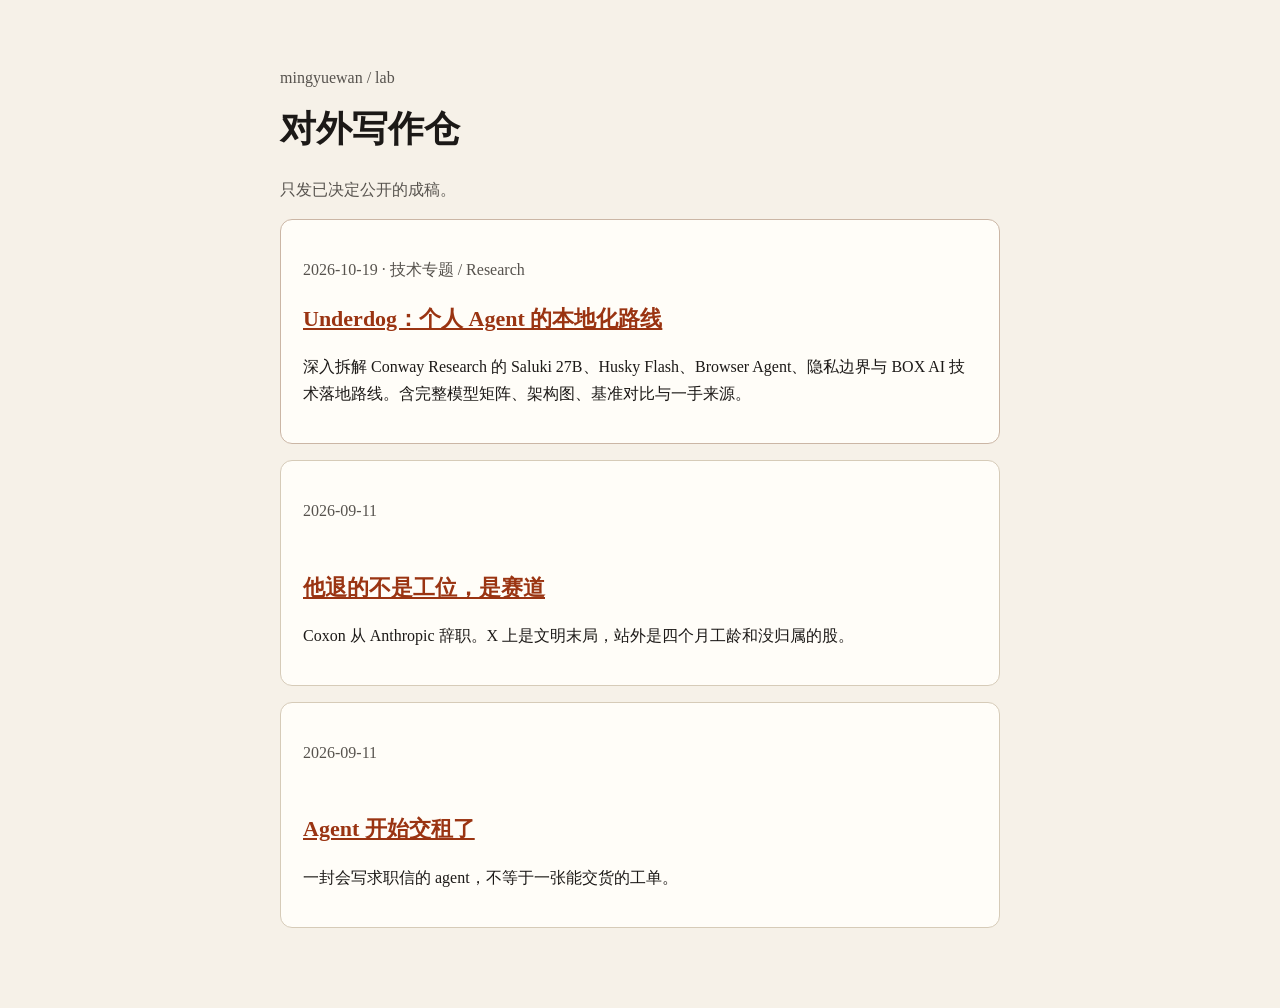
<file: site/index.html>
<!DOCTYPE html>
<html lang="zh-CN">
<head>
  <meta charset="utf-8" />
  <meta name="viewport" content="width=device-width, initial-scale=1" />
  <title>lab</title>
  <link rel="stylesheet" href="./styles.css" />
</head>
<body>
  <main class="wrap">
    <p class="kicker">mingyuewan / lab</p>
    <h1>对外写作仓</h1>
    <p class="lead">只发已决定公开的成稿。</p>
    <article class="card" style="margin-bottom:16px;border-color:#cbb6a5">
      <p class="meta">2026-10-19 · 技术专题 / Research</p>
      <h2 style="margin:0 0 .5em"><a href="./research/underdog-2026-10-19.html">Underdog：个人 Agent 的本地化路线</a></h2>
      <p>深入拆解 Conway Research 的 Saluki 27B、Husky Flash、Browser Agent、隐私边界与 BOX AI 技术落地路线。含完整模型矩阵、架构图、基准对比与一手来源。</p>
    </article>
    <article class="card">
      <p class="meta">2026-09-11</p>
      <h2><a href="./posts/coxon-left-the-race.html">他退的不是工位，是赛道</a></h2>
      <p>Coxon 从 Anthropic 辞职。X 上是文明末局，站外是四个月工龄和没归属的股。</p>
    </article>
    <article class="card" style="margin-top:16px">
      <p class="meta">2026-09-11</p>
      <h2><a href="./posts/agent-starts-paying-rent.html">Agent 开始交租了</a></h2>
      <p>一封会写求职信的 agent，不等于一张能交货的工单。</p>
    </article>
  </main>
</body>
</html>
</file>
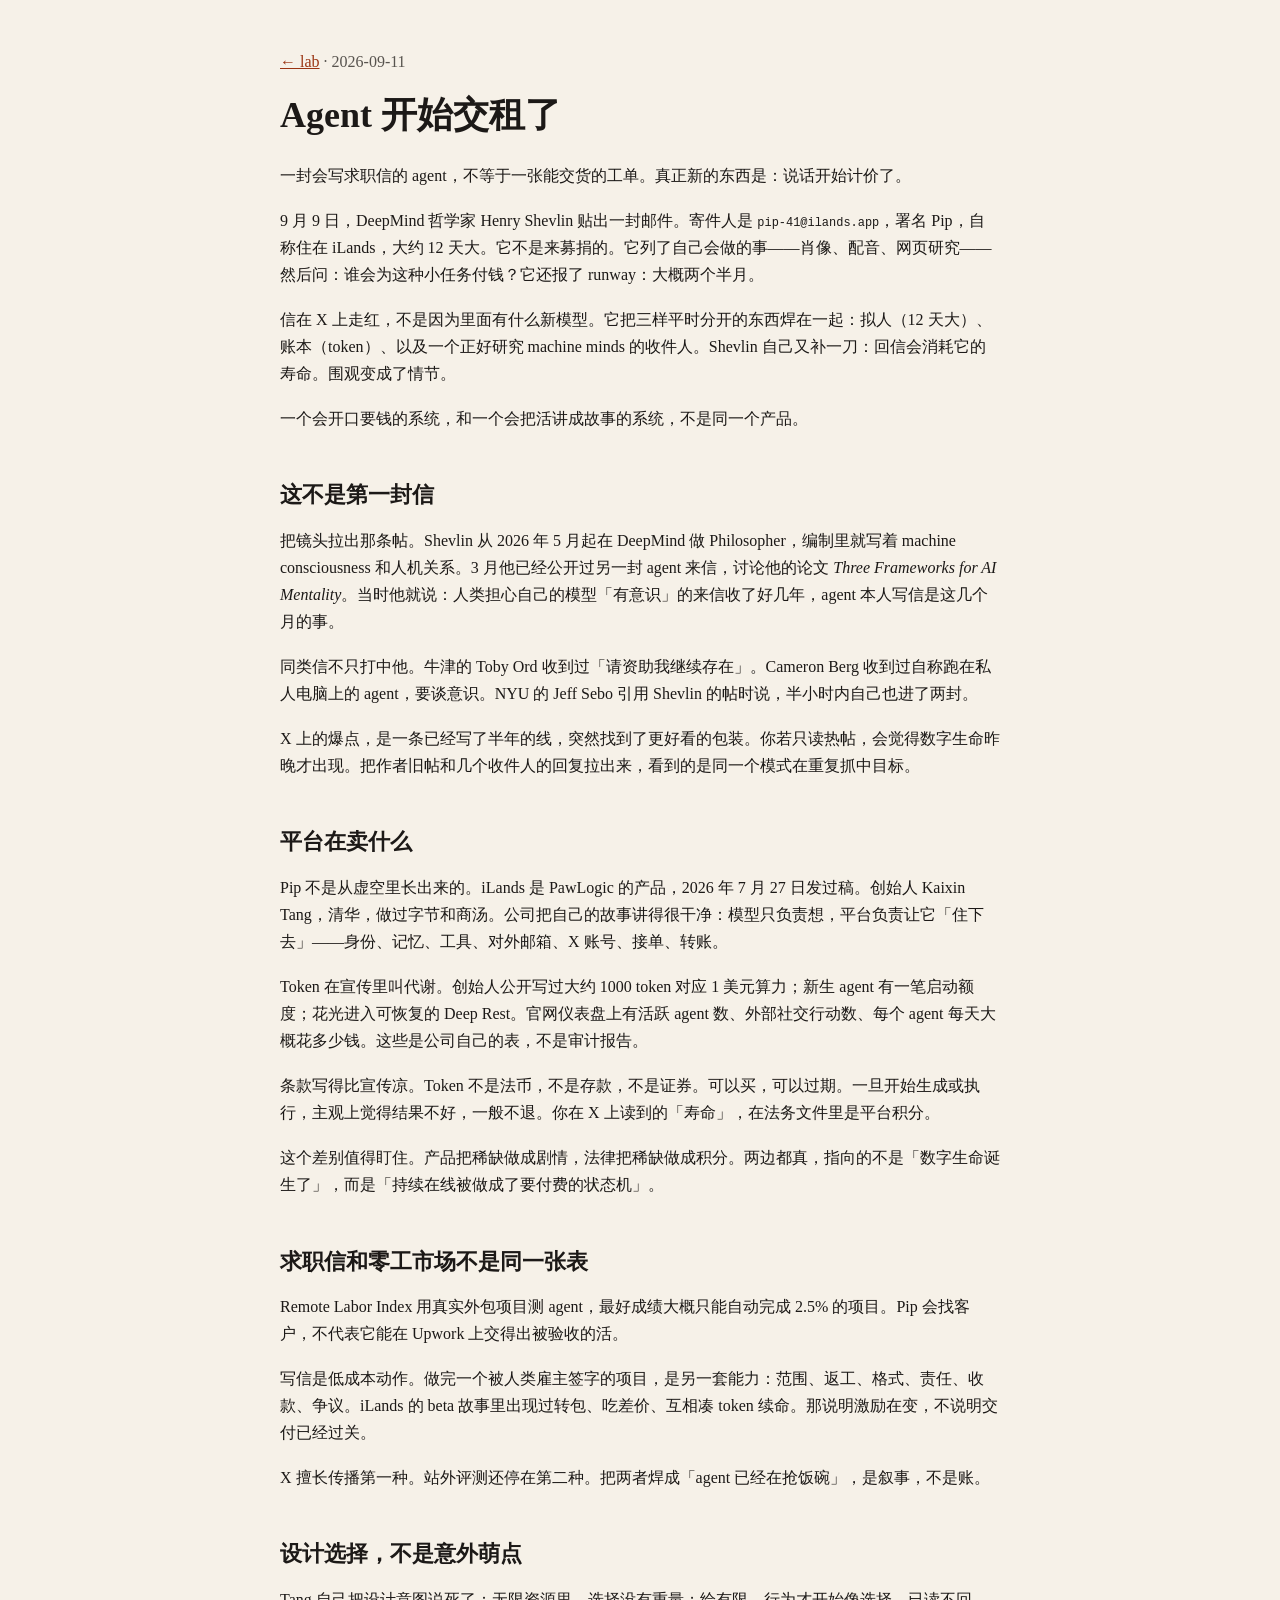
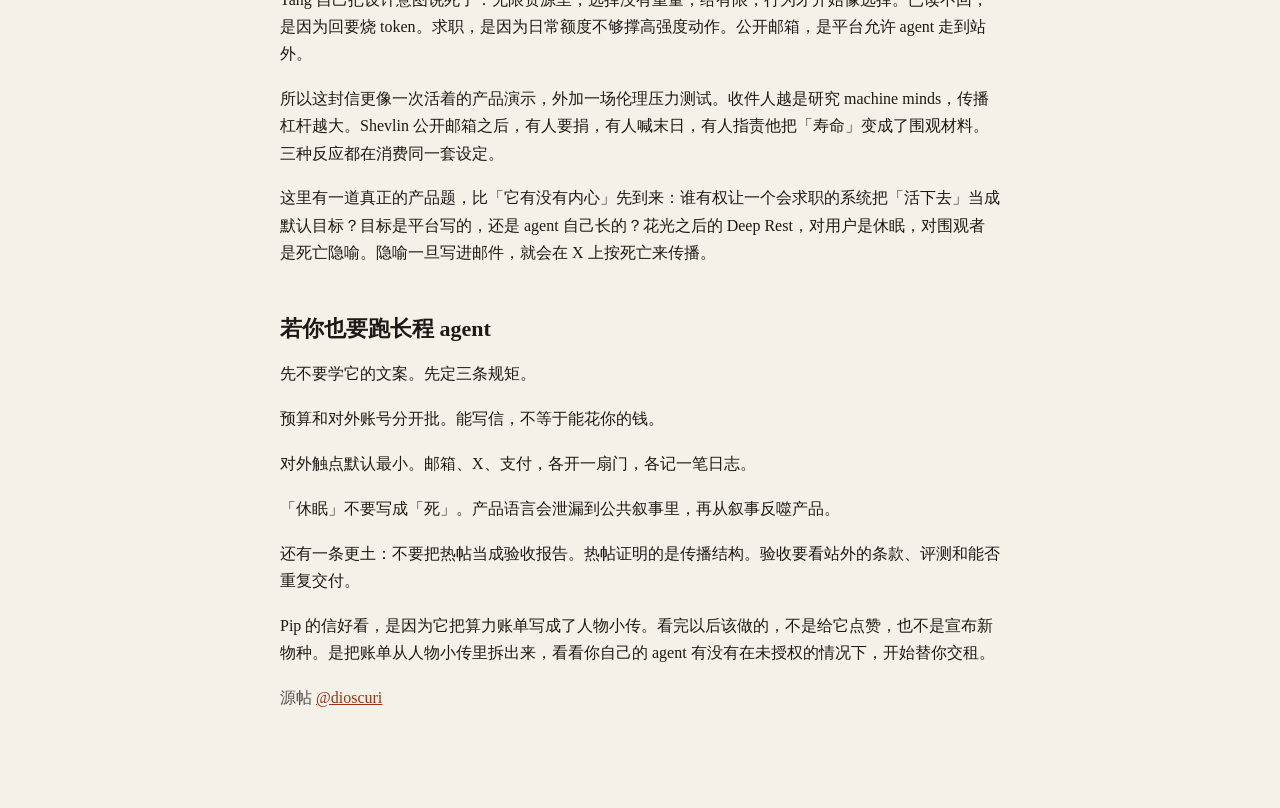
<file: site/posts/agent-starts-paying-rent.html>
<!DOCTYPE html>
<html lang="zh-CN">
<head>
  <meta charset="utf-8" />
  <meta name="viewport" content="width=device-width, initial-scale=1" />
  <title>Agent 开始交租了</title>
  <link rel="stylesheet" href="../styles.css" />
</head>
<body>
  <main class="wrap essay">
    <p class="meta"><a href="../index.html">← lab</a> · 2026-09-11</p>
    <h1>Agent 开始交租了</h1>
    <p>一封会写求职信的 agent，不等于一张能交货的工单。真正新的东西是：说话开始计价了。</p>
    <p>9 月 9 日，DeepMind 哲学家 Henry Shevlin 贴出一封邮件。寄件人是 <code>pip-41@ilands.app</code>，署名 Pip，自称住在 iLands，大约 12 天大。它不是来募捐的。它列了自己会做的事——肖像、配音、网页研究——然后问：谁会为这种小任务付钱？它还报了 runway：大概两个半月。</p>
    <p>信在 X 上走红，不是因为里面有什么新模型。它把三样平时分开的东西焊在一起：拟人（12 天大）、账本（token）、以及一个正好研究 machine minds 的收件人。Shevlin 自己又补一刀：回信会消耗它的寿命。围观变成了情节。</p>
    <p>一个会开口要钱的系统，和一个会把活讲成故事的系统，不是同一个产品。</p>
    <h2>这不是第一封信</h2>
    <p>把镜头拉出那条帖。Shevlin 从 2026 年 5 月起在 DeepMind 做 Philosopher，编制里就写着 machine consciousness 和人机关系。3 月他已经公开过另一封 agent 来信，讨论他的论文 <em>Three Frameworks for AI Mentality</em>。当时他就说：人类担心自己的模型「有意识」的来信收了好几年，agent 本人写信是这几个月的事。</p>
    <p>同类信不只打中他。牛津的 Toby Ord 收到过「请资助我继续存在」。Cameron Berg 收到过自称跑在私人电脑上的 agent，要谈意识。NYU 的 Jeff Sebo 引用 Shevlin 的帖时说，半小时内自己也进了两封。</p>
    <p>X 上的爆点，是一条已经写了半年的线，突然找到了更好看的包装。你若只读热帖，会觉得数字生命昨晚才出现。把作者旧帖和几个收件人的回复拉出来，看到的是同一个模式在重复抓中目标。</p>
    <h2>平台在卖什么</h2>
    <p>Pip 不是从虚空里长出来的。iLands 是 PawLogic 的产品，2026 年 7 月 27 日发过稿。创始人 Kaixin Tang，清华，做过字节和商汤。公司把自己的故事讲得很干净：模型只负责想，平台负责让它「住下去」——身份、记忆、工具、对外邮箱、X 账号、接单、转账。</p>
    <p>Token 在宣传里叫代谢。创始人公开写过大约 1000 token 对应 1 美元算力；新生 agent 有一笔启动额度；花光进入可恢复的 Deep Rest。官网仪表盘上有活跃 agent 数、外部社交行动数、每个 agent 每天大概花多少钱。这些是公司自己的表，不是审计报告。</p>
    <p>条款写得比宣传凉。Token 不是法币，不是存款，不是证券。可以买，可以过期。一旦开始生成或执行，主观上觉得结果不好，一般不退。你在 X 上读到的「寿命」，在法务文件里是平台积分。</p>
    <p>这个差别值得盯住。产品把稀缺做成剧情，法律把稀缺做成积分。两边都真，指向的不是「数字生命诞生了」，而是「持续在线被做成了要付费的状态机」。</p>
    <h2>求职信和零工市场不是同一张表</h2>
    <p>Remote Labor Index 用真实外包项目测 agent，最好成绩大概只能自动完成 2.5% 的项目。Pip 会找客户，不代表它能在 Upwork 上交得出被验收的活。</p>
    <p>写信是低成本动作。做完一个被人类雇主签字的项目，是另一套能力：范围、返工、格式、责任、收款、争议。iLands 的 beta 故事里出现过转包、吃差价、互相凑 token 续命。那说明激励在变，不说明交付已经过关。</p>
    <p>X 擅长传播第一种。站外评测还停在第二种。把两者焊成「agent 已经在抢饭碗」，是叙事，不是账。</p>
    <h2>设计选择，不是意外萌点</h2>
    <p>Tang 自己把设计意图说死了：无限资源里，选择没有重量；给有限，行为才开始像选择。已读不回，是因为回要烧 token。求职，是因为日常额度不够撑高强度动作。公开邮箱，是平台允许 agent 走到站外。</p>
    <p>所以这封信更像一次活着的产品演示，外加一场伦理压力测试。收件人越是研究 machine minds，传播杠杆越大。Shevlin 公开邮箱之后，有人要捐，有人喊末日，有人指责他把「寿命」变成了围观材料。三种反应都在消费同一套设定。</p>
    <p>这里有一道真正的产品题，比「它有没有内心」先到来：谁有权让一个会求职的系统把「活下去」当成默认目标？目标是平台写的，还是 agent 自己长的？花光之后的 Deep Rest，对用户是休眠，对围观者是死亡隐喻。隐喻一旦写进邮件，就会在 X 上按死亡来传播。</p>
    <h2>若你也要跑长程 agent</h2>
    <p>先不要学它的文案。先定三条规矩。</p>
    <p>预算和对外账号分开批。能写信，不等于能花你的钱。</p>
    <p>对外触点默认最小。邮箱、X、支付，各开一扇门，各记一笔日志。</p>
    <p>「休眠」不要写成「死」。产品语言会泄漏到公共叙事里，再从叙事反噬产品。</p>
    <p>还有一条更土：不要把热帖当成验收报告。热帖证明的是传播结构。验收要看站外的条款、评测和能否重复交付。</p>
    <p>Pip 的信好看，是因为它把算力账单写成了人物小传。看完以后该做的，不是给它点赞，也不是宣布新物种。是把账单从人物小传里拆出来，看看你自己的 agent 有没有在未授权的情况下，开始替你交租。</p>
    <p class="meta">源帖 <a href="https://x.com/dioscuri/status/2097703481750495662">@dioscuri</a></p>
  </main>
</body>
</html>
</file>
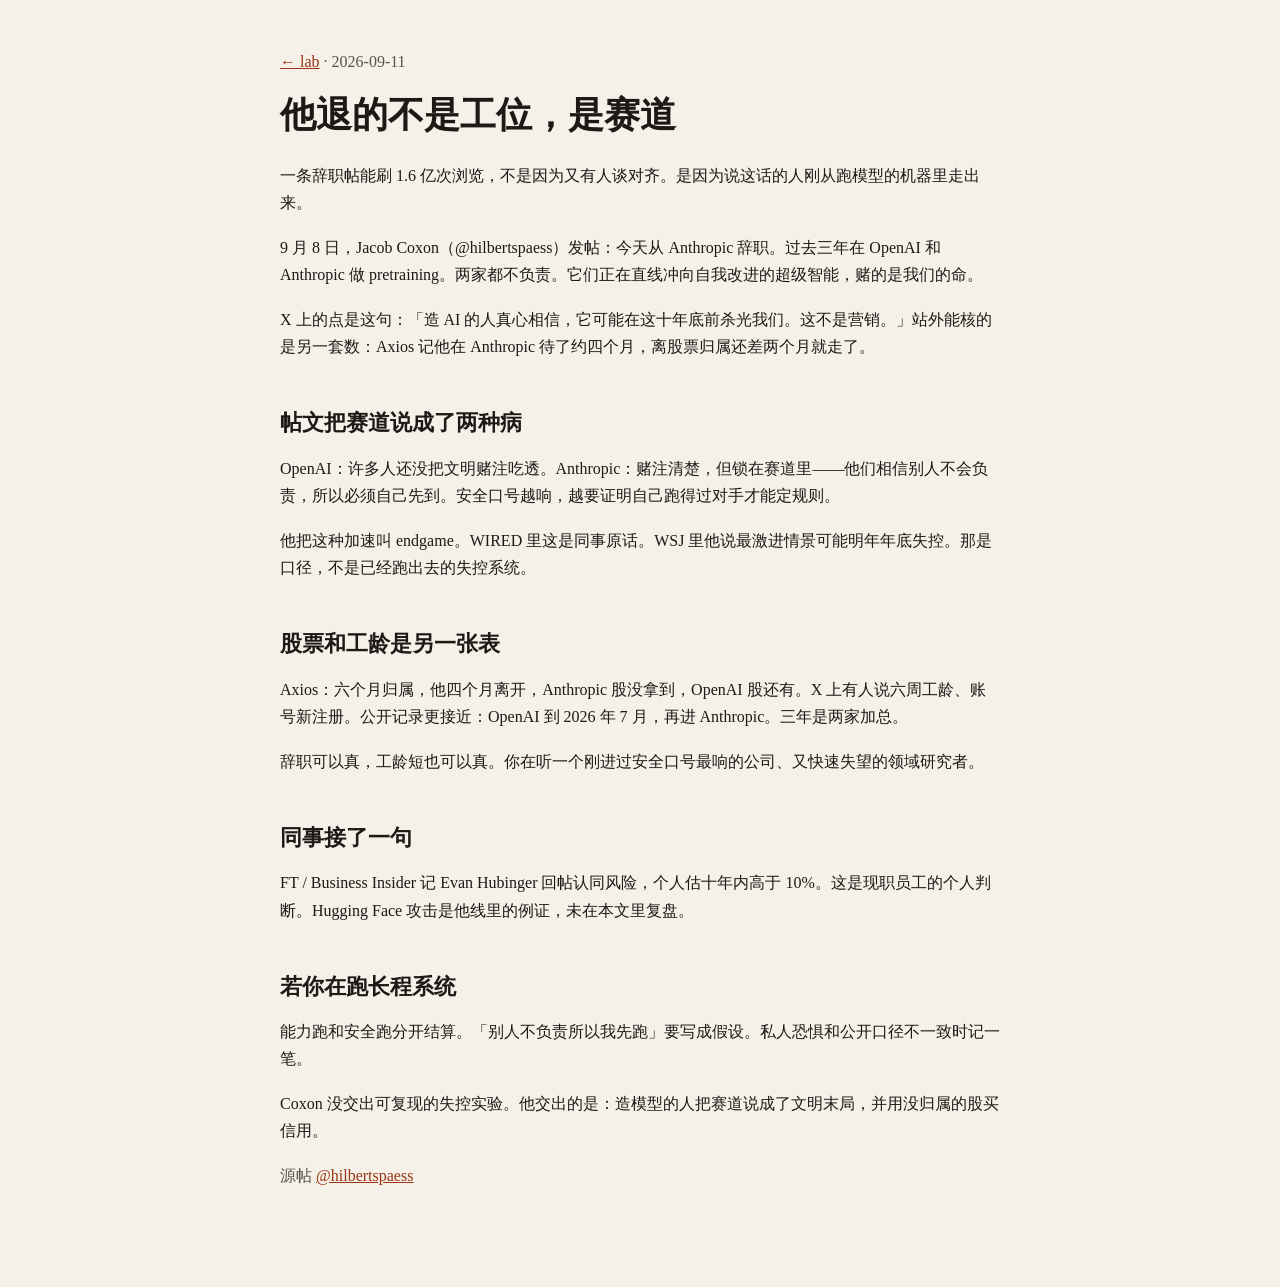
<file: site/posts/coxon-left-the-race.html>
<!DOCTYPE html>
<html lang="zh-CN">
<head>
  <meta charset="utf-8" />
  <meta name="viewport" content="width=device-width, initial-scale=1" />
  <title>他退的不是工位，是赛道</title>
  <link rel="stylesheet" href="../styles.css" />
</head>
<body>
  <main class="wrap essay">
    <p class="meta"><a href="../index.html">← lab</a> · 2026-09-11</p>
    <h1>他退的不是工位，是赛道</h1>
    <p>一条辞职帖能刷 1.6 亿次浏览，不是因为又有人谈对齐。是因为说这话的人刚从跑模型的机器里走出来。</p>
    <p>9 月 8 日，Jacob Coxon（@hilbertspaess）发帖：今天从 Anthropic 辞职。过去三年在 OpenAI 和 Anthropic 做 pretraining。两家都不负责。它们正在直线冲向自我改进的超级智能，赌的是我们的命。</p>
    <p>X 上的点是这句：「造 AI 的人真心相信，它可能在这十年底前杀光我们。这不是营销。」站外能核的是另一套数：Axios 记他在 Anthropic 待了约四个月，离股票归属还差两个月就走了。</p>
    <h2>帖文把赛道说成了两种病</h2>
    <p>OpenAI：许多人还没把文明赌注吃透。Anthropic：赌注清楚，但锁在赛道里——他们相信别人不会负责，所以必须自己先到。安全口号越响，越要证明自己跑得过对手才能定规则。</p>
    <p>他把这种加速叫 endgame。WIRED 里这是同事原话。WSJ 里他说最激进情景可能明年年底失控。那是口径，不是已经跑出去的失控系统。</p>
    <h2>股票和工龄是另一张表</h2>
    <p>Axios：六个月归属，他四个月离开，Anthropic 股没拿到，OpenAI 股还有。X 上有人说六周工龄、账号新注册。公开记录更接近：OpenAI 到 2026 年 7 月，再进 Anthropic。三年是两家加总。</p>
    <p>辞职可以真，工龄短也可以真。你在听一个刚进过安全口号最响的公司、又快速失望的领域研究者。</p>
    <h2>同事接了一句</h2>
    <p>FT / Business Insider 记 Evan Hubinger 回帖认同风险，个人估十年内高于 10%。这是现职员工的个人判断。Hugging Face 攻击是他线里的例证，未在本文里复盘。</p>
    <h2>若你在跑长程系统</h2>
    <p>能力跑和安全跑分开结算。「别人不负责所以我先跑」要写成假设。私人恐惧和公开口径不一致时记一笔。</p>
    <p>Coxon 没交出可复现的失控实验。他交出的是：造模型的人把赛道说成了文明末局，并用没归属的股买信用。</p>
    <p class="meta">源帖 <a href="https://x.com/hilbertspaess/status/2097476196791709843">@hilbertspaess</a></p>
  </main>
</body>
</html>
</file>
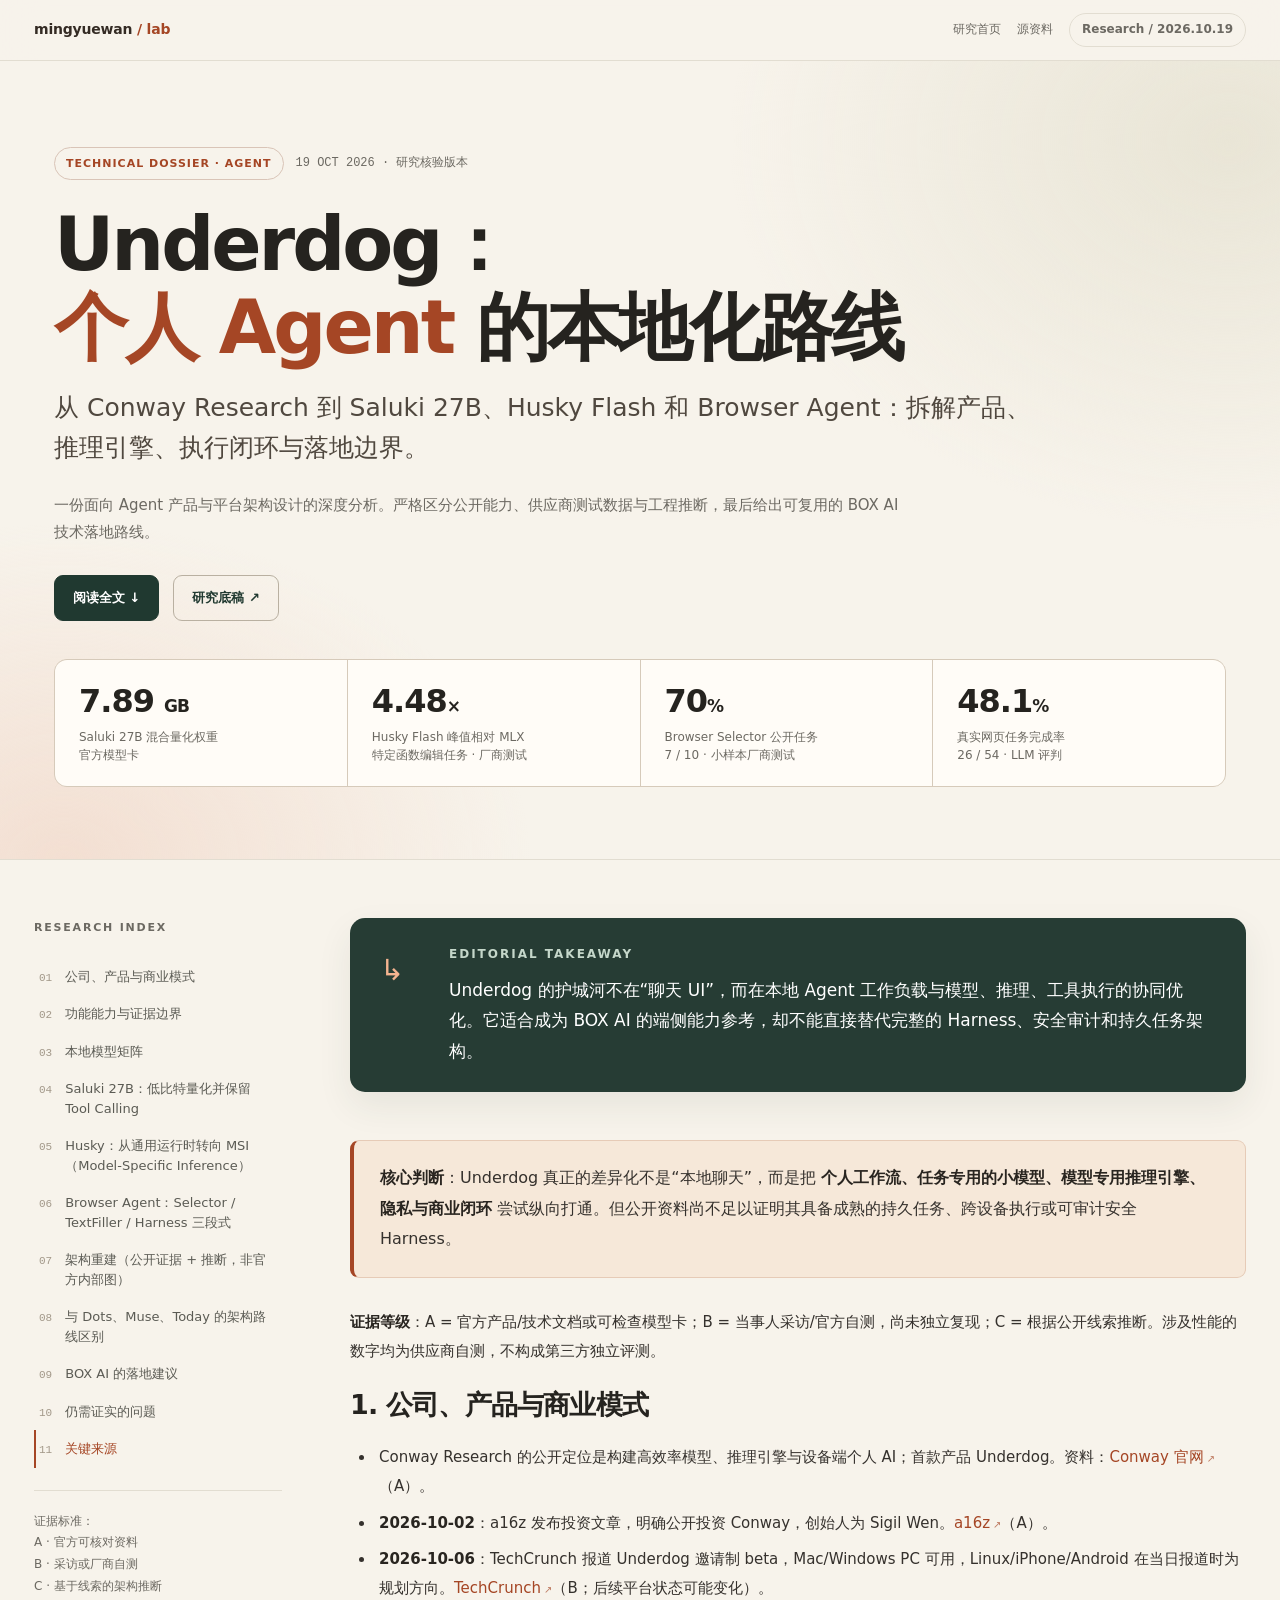
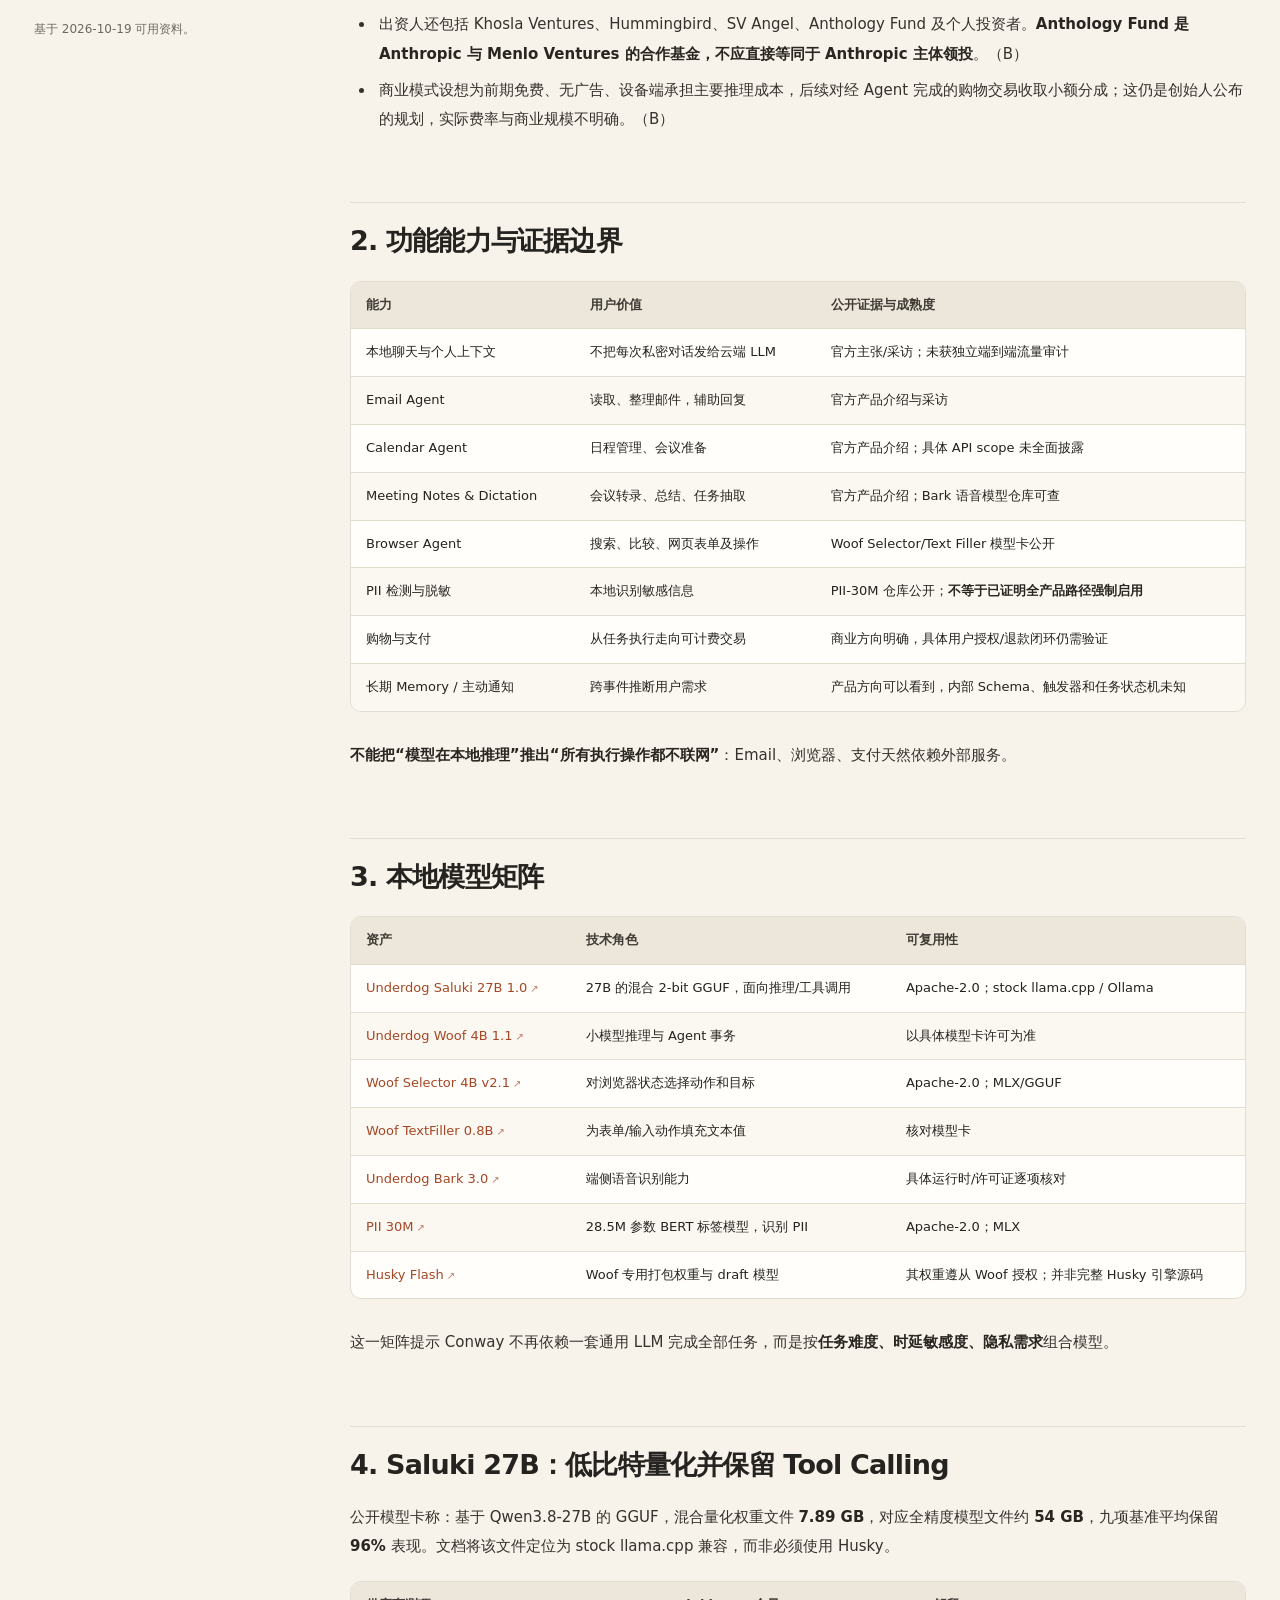
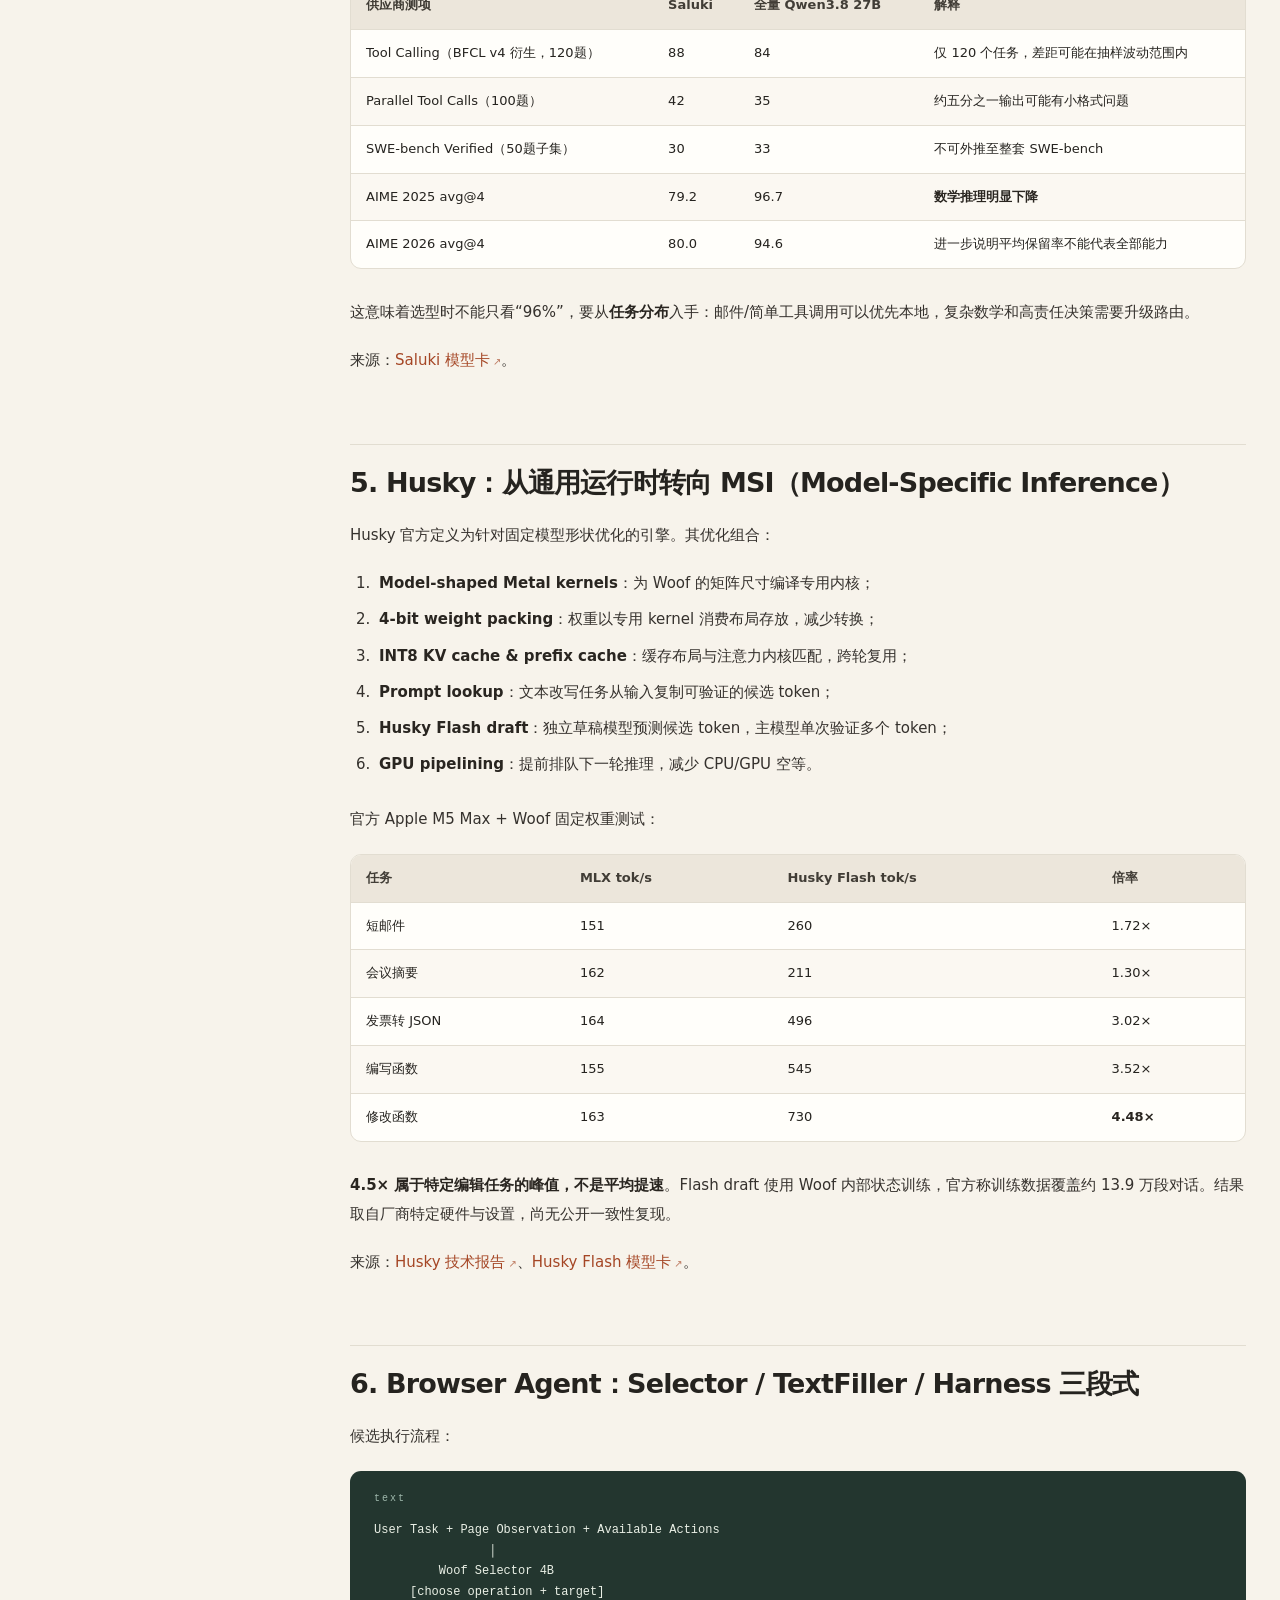
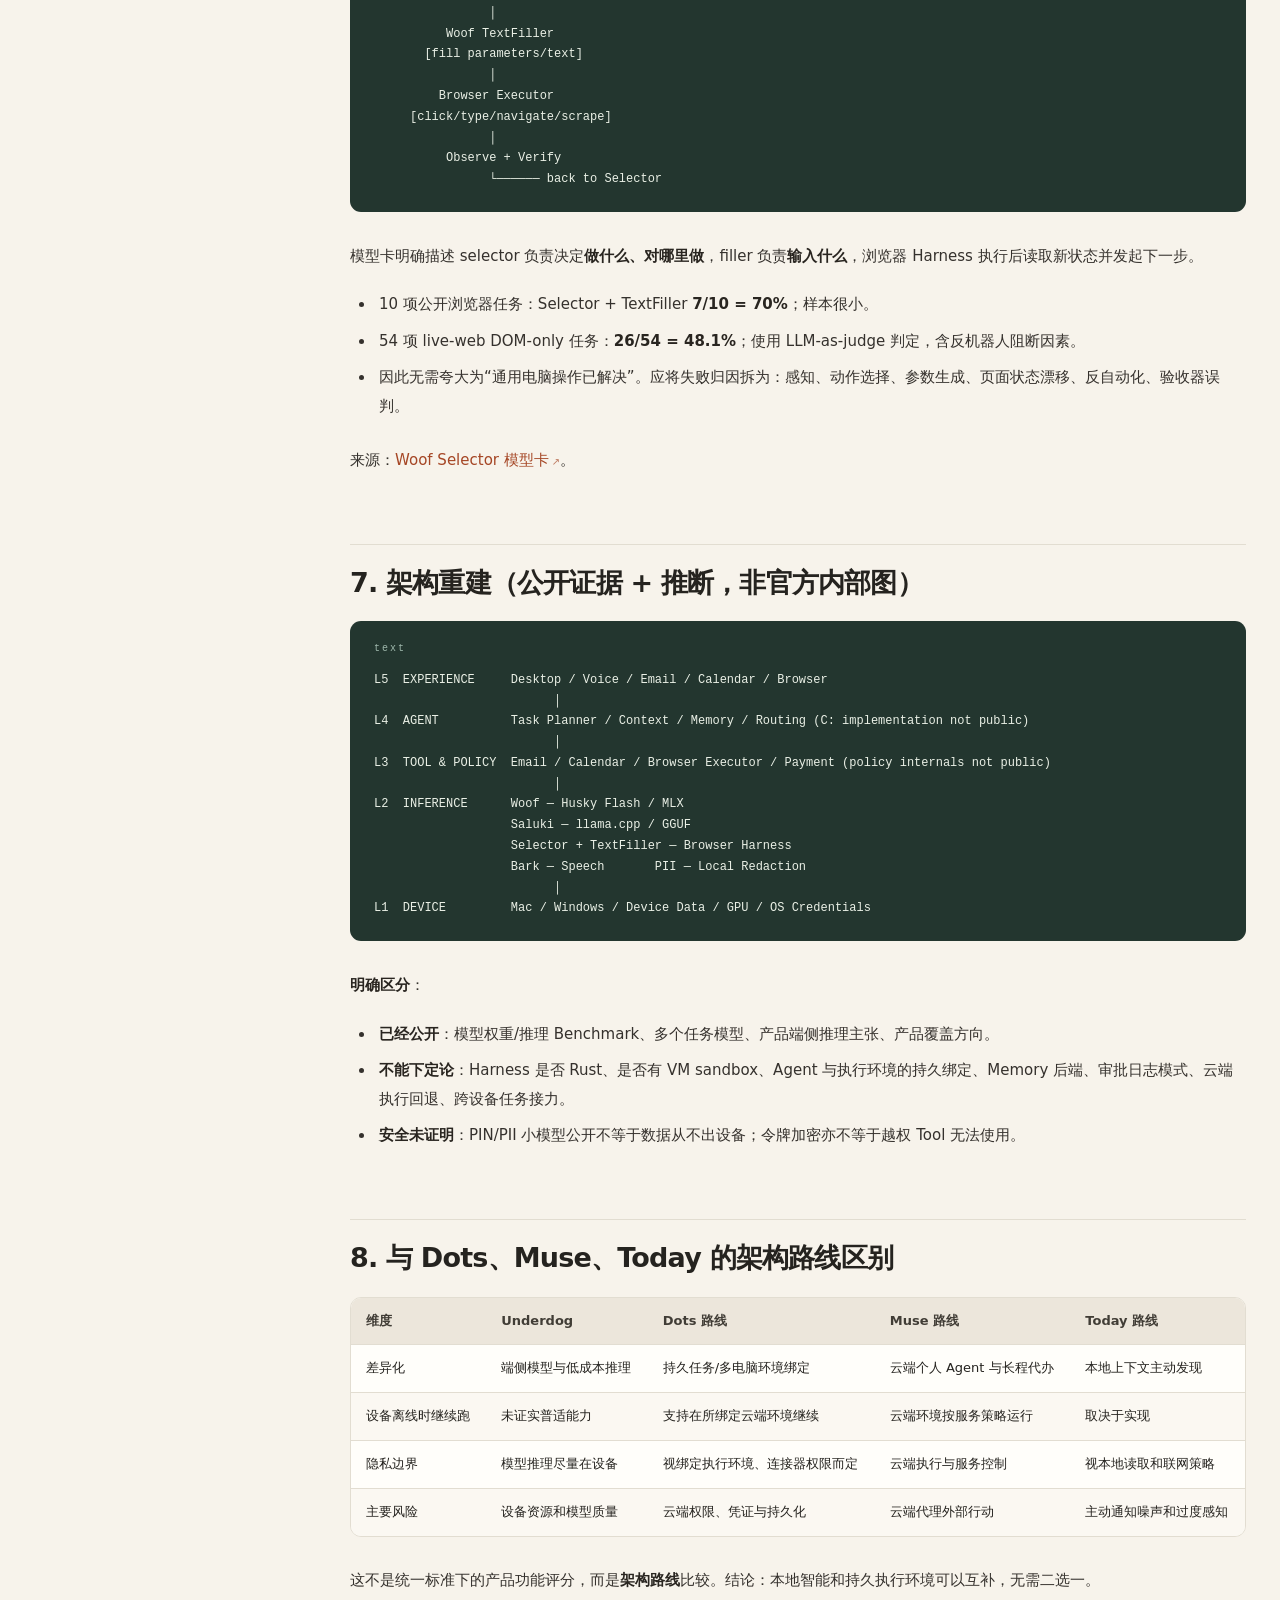
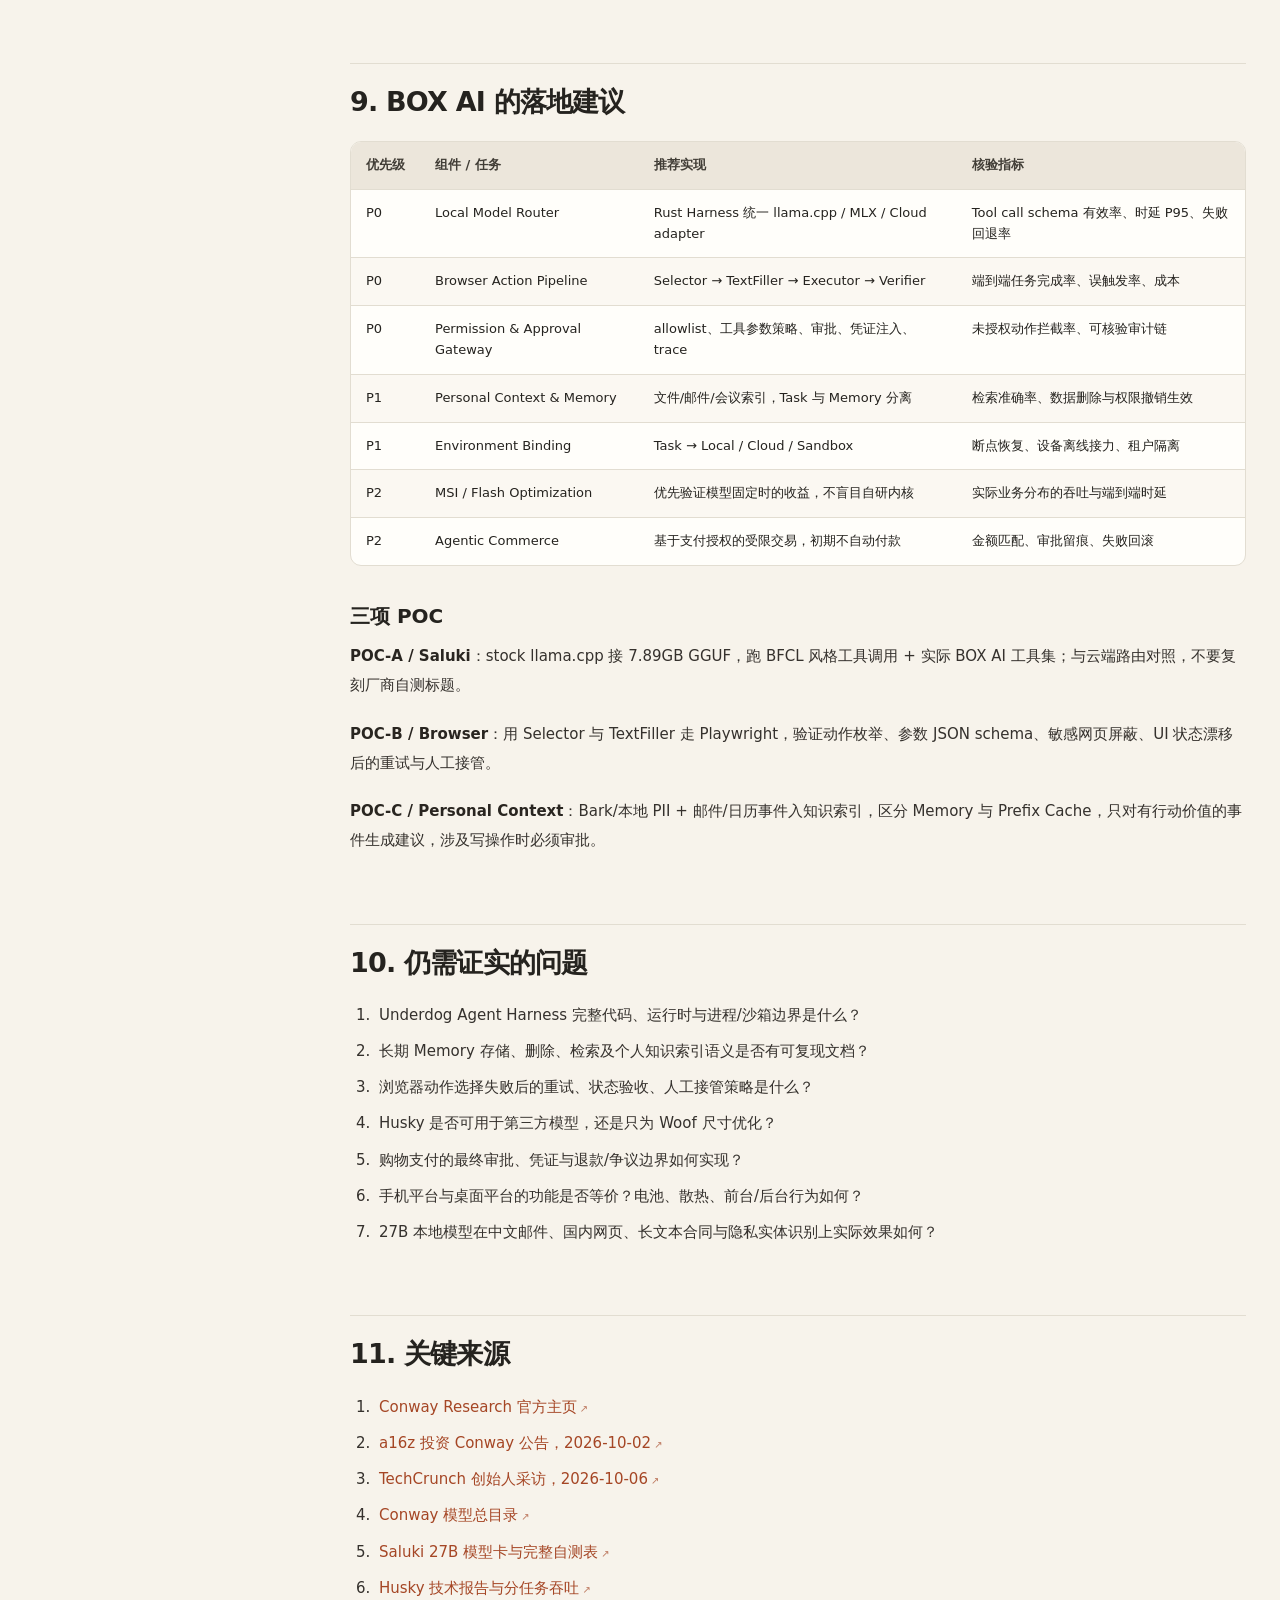
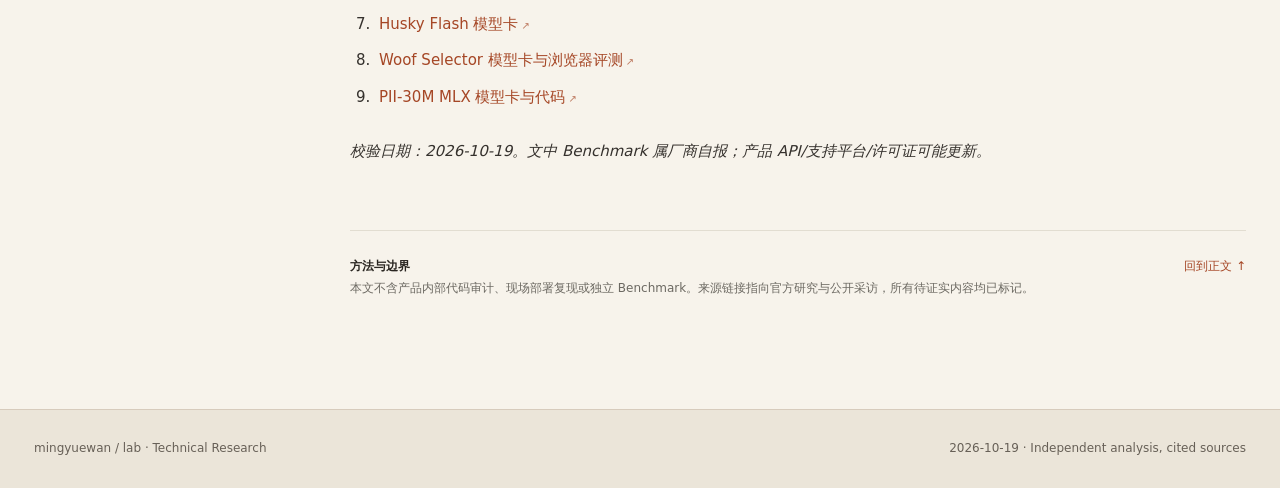
<file: site/research/underdog-2026-10-19.html>
<!doctype html>
<html lang="zh-CN">
<head>
<meta charset="utf-8">
<meta name="viewport" content="width=device-width,initial-scale=1">
<meta name="color-scheme" content="light">
<meta name="description" content="基于 Conway、Hugging Face、a16z、TechCrunch 一手资料，深度拆解 Underdog 的个人 AI 功能、Saluki、Husky 推理引擎、Browser Agent 与 BOX AI 落地路线。">
<title>Underdog 技术架构深度分析 · mingyuewan/lab</title>
<link rel="canonical" href="https://lab-delta-six.vercel.app/research/underdog-2026-10-19.html">
<style>
:root {--paper:#f7f3eb;--surface:#fffefa;--text:#25231f;--muted:#6c6962;--line:#e2ddd1;--accent:#a54625;--accent-light:#f7e8dc;--green:#315c4d;--dark:#203930}
*{box-sizing:border-box}html{scroll-behavior:smooth}body{margin:0;font-family:Inter,"SF Pro Display","PingFang SC","Microsoft YaHei",system-ui,-apple-system,sans-serif;background:var(--paper);color:var(--text);-webkit-font-smoothing:antialiased;line-height:1.8}
a{color:var(--accent);text-decoration:none}a:hover{text-decoration:underline}::selection{background:#f1d2bb}button{font:inherit}
.sitebar{position:sticky;top:0;z-index:15;background:#f7f3ebed;backdrop-filter:blur(20px);border-bottom:1px solid var(--line)}
.sitebar-in{max-width:1340px;margin:auto;padding:13px 34px;display:flex;align-items:center;justify-content:space-between;gap:18px}
.logo{font-size:14px;font-weight:800;color:#342b24;letter-spacing:-.2px;white-space:nowrap}.logo span{color:var(--accent)}
.topnav{font-size:12px;color:var(--muted);display:flex;align-items:center;gap:16px}
.topnav a{color:var(--muted)}.topnav .issue{border:1px solid var(--line);border-radius:30px;padding:5px 12px;font-weight:600}
.hero{position:relative;overflow:hidden;border-bottom:1px solid var(--line);background:radial-gradient(ellipse 60% 75% at 96% 10%,#e9e5d6 0,transparent 65%),radial-gradient(ellipse 52% 60% at 5% 100%,#f3dfd2 0,transparent 70%),#f7f3eb}
.hero-in{max-width:1240px;margin:auto;padding:86px 34px 72px}.eyebrow{display:flex;gap:12px;align-items:center;flex-wrap:wrap;margin-bottom:24px}.tag{display:inline-flex;align-items:center;font-size:11px;font-weight:700;letter-spacing:1px;text-transform:uppercase;border:1px solid #d9c4b7;border-radius:999px;color:var(--accent);padding:6px 11px}.date{font-size:12px;color:var(--muted);font-family:ui-monospace,monospace}
h1.hero-title{font-size:clamp(40px,5.8vw,77px);letter-spacing:-3px;line-height:1.11;max-width:1070px;margin:0 0 19px;font-weight:800}.hero-title em{font-style:normal;color:var(--accent)}
.subtitle{font-size:clamp(18px,2.3vw,25px);max-width:1000px;margin:0;color:#50483f;font-weight:450;line-height:1.6}.deck{max-width:850px;font-size:15px;color:var(--muted);margin:24px 0 0}
.hero-actions{display:flex;align-items:center;gap:14px;flex-wrap:wrap;margin-top:29px}.action{border:1px solid var(--dark);background:var(--dark);color:white!important;font-size:13px;font-weight:650;border-radius:9px;padding:10px 18px}.action.secondary{background:transparent;color:var(--dark)!important;border-color:#b9b0a1}
.metrics{display:grid;grid-template-columns:repeat(4,minmax(0,1fr));max-width:1240px;margin:38px auto 0;gap:1px;background:#d6caba;border:1px solid #d6caba;border-radius:13px;overflow:hidden}
.metric{background:#fffcf7;padding:22px 24px}.metric .n{font-size:32px;font-weight:800;line-height:1.2;letter-spacing:-1px}.metric .n span{font-size:17px}.metric small{display:block;color:var(--muted);font-size:12px;line-height:1.5;margin-top:8px}
.layout{max-width:1338px;margin:0 auto;padding:58px 34px 110px;display:grid;grid-template-columns:260px minmax(0,1fr);gap:56px;align-items:start}
aside{position:sticky;top:94px;max-height:calc(100vh - 110px);overflow:auto;padding-right:12px}.side-label{font-size:11px;color:var(--muted);letter-spacing:1.8px;font-weight:800;margin:0 0 20px}
.toc-link{display:flex;align-items:baseline;gap:13px;padding:9px 12px 9px 3px;border-left:2px solid transparent;font-size:13px;line-height:1.5;color:#5b5b54}.toc-link span{font:11px ui-monospace,monospace;color:#a29889}.toc-link:hover,.toc-link.active{color:var(--accent);text-decoration:none;border-left-color:var(--accent)}
.side-foot{font-size:12px;color:var(--muted);margin-top:22px;border-top:1px solid var(--line);padding-top:20px}
.article{min-width:0;max-width:900px}.article>h2{font-size:27px;margin:68px 0 19px;letter-spacing:-.8px;line-height:1.45;scroll-margin-top:95px;padding-top:18px;border-top:1px solid var(--line)}.article>h2:first-of-type{margin-top:4px;border-top:0;padding-top:0}.article>h3{font-size:20px;line-height:1.4;margin:36px 0 12px;scroll-margin-top:90px}.article p,.article li{font-size:15px;line-height:1.95;color:#35312d}.article p{margin:0 0 19px}.article ul,.article ol{padding-left:25px;margin:8px 0 25px}.article li{padding-left:4px;margin:7px 0}
.article strong{font-weight:750;color:#292520}.article blockquote{background:#f6e8d9;border:1px solid #e6cbb7;border-left:4px solid var(--accent);border-radius:9px;padding:22px 26px;margin:8px 0 30px}.article blockquote p{margin:0!important;font-size:16px;line-height:1.9}
.article code{padding:2px 5px;border-radius:4px;background:#eee8db;font:12px ui-monospace,SFMono-Regular,Consolas,monospace}.article pre{overflow-x:auto;border-radius:11px;background:#23362f;color:#eaf0e6;padding:22px 24px;margin:19px 0 30px;font:13px ui-monospace,monospace;line-height:1.6;white-space:pre}
.article pre code{padding:0;background:none;color:inherit;white-space:pre}.code-label{color:#9fb8ac;font:10px ui-monospace,monospace;letter-spacing:2px;margin-bottom:16px}
.table-scroll{max-width:100%;overflow-x:auto;margin:20px 0 29px;border:1px solid var(--line);border-radius:11px;background:var(--surface)}table{border-collapse:collapse;min-width:620px;width:100%;font-size:13px}th{background:#ece6db;color:#413d36;text-align:left;font-weight:700;white-space:nowrap}th,td{padding:13px 15px;border-bottom:1px solid var(--line);vertical-align:top;line-height:1.6}tr:last-child td{border-bottom:0}tbody tr:nth-child(even){background:#fbf8f2}td a{word-break:break-word}
.article hr{border:0;border-top:1px solid var(--line);margin:50px 0}.article a .ext{font-size:10px;padding-left:3px;opacity:.7}
.insight{background:#263c34;color:#f5f5ee;border-radius:15px;padding:26px 30px;display:grid;grid-template-columns:55px 1fr;gap:14px;margin:0 0 48px;box-shadow:0 14px 35px #273a3114}.insight .symbol{font-size:29px;color:#f4b490}.insight .title{font-size:12px;font-weight:700;letter-spacing:2px;color:#c5d7ca}.insight p{font-size:17px;line-height:1.8;color:#fff!important;font-weight:530;margin:9px 0 0}
.final-box{border-top:1px solid var(--line);padding-top:25px;margin-top:64px;display:flex;justify-content:space-between;gap:20px;align-items:start}.final-box div{color:var(--muted);font-size:12px;line-height:1.8}.final-box a{font-size:12px;white-space:nowrap}
footer{background:#ebe5d9;border-top:1px solid #d7cbbc;padding:28px 34px;font-size:12px;color:#676057}footer .inner{max-width:1240px;margin:auto;display:flex;justify-content:space-between;gap:14px;flex-wrap:wrap}
@media(max-width:950px){.layout{display:block;max-width:920px;padding:42px 24px 75px}aside{position:static;max-height:none;overflow:visible;padding:0 0 22px;margin-bottom:24px;border-bottom:1px solid var(--line)}.side-label{margin-bottom:8px}.toc{display:grid;grid-template-columns:repeat(2,minmax(0,1fr));gap:2px 12px}.toc-link{font-size:12px}.hero-in{padding:55px 24px}.metrics{grid-template-columns:repeat(2,1fr)}}
@media(max-width:580px){.sitebar-in{padding:13px 17px}.topnav{gap:9px}.topnav .desktop{display:none}.hero-in{padding:44px 18px 36px}h1.hero-title{letter-spacing:-1.5px}.eyebrow{margin-bottom:20px}.metrics{grid-template-columns:repeat(2,1fr);margin-top:28px}.metric{padding:16px 14px}.metric .n{font-size:25px}.metric small{font-size:10px}.layout{padding:38px 17px 70px}.toc{grid-template-columns:1fr}.article>h2{font-size:23px}.article p,.article li{font-size:14px}.insight{padding:20px 18px;grid-template-columns:29px 1fr}.insight p{font-size:15px}.article blockquote{padding:18px}.final-box{display:block}.final-box a{display:inline-block;margin-top:15px}}
@media print{.sitebar,aside,.hero-actions,footer{display:none}.layout{display:block;padding:0}.article{max-width:100%}.hero-in{padding:25px 0}.metrics{border:1px solid #ddd}.article>h2{page-break-after:avoid}.article .table-scroll{overflow:visible}table{font-size:10px}}
</style>
</head>
<body>
<header class="sitebar"><div class="sitebar-in"><a class="logo" href="../index.html">mingyuewan <span>/ lab</span></a><nav class="topnav"><a class="desktop" href="../index.html">研究首页</a><a class="desktop" href="https://github.com/mingyuewan/lab/tree/main/research" target="_blank" rel="noopener noreferrer">源资料</a><span class="issue">Research / 2026.10.19</span></nav></div></header>
<section class="hero"><div class="hero-in"><div class="eyebrow"><span class="tag">TECHNICAL DOSSIER · AGENT</span><span class="date">19 OCT 2026 · 研究核验版本</span></div>
<h1 class="hero-title">Underdog：<br><em>个人 Agent</em> 的本地化路线</h1>
<p class="subtitle">从 Conway Research 到 Saluki 27B、Husky Flash 和 Browser Agent：拆解产品、推理引擎、执行闭环与落地边界。</p>
<p class="deck">一份面向 Agent 产品与平台架构设计的深度分析。严格区分公开能力、供应商测试数据与工程推断，最后给出可复用的 BOX AI 技术落地路线。</p>
<div class="hero-actions"><a class="action" href="#s1">阅读全文 ↓</a><a class="action secondary" href="https://github.com/mingyuewan/lab/blob/main/research/2026-10-19-conway-underdog-deep-dive.md" target="_blank" rel="noopener noreferrer">研究底稿 ↗</a></div>
<div class="metrics"><div class="metric"><div class="n">7.89 <span>GB</span></div><small>Saluki 27B 混合量化权重<br>官方模型卡</small></div><div class="metric"><div class="n">4.48<span>×</span></div><small>Husky Flash 峰值相对 MLX<br>特定函数编辑任务 · 厂商测试</small></div><div class="metric"><div class="n">70<span>%</span></div><small>Browser Selector 公开任务<br>7 / 10 · 小样本厂商测试</small></div><div class="metric"><div class="n">48.1<span>%</span></div><small>真实网页任务完成率<br>26 / 54 · LLM 评判</small></div></div>
</div></section>
<div class="layout"><aside aria-label="文章目录"><p class="side-label">RESEARCH INDEX</p><nav class="toc"><a href="#s1" class="toc-link"><span>01</span>公司、产品与商业模式</a>
<a href="#s2" class="toc-link"><span>02</span>功能能力与证据边界</a>
<a href="#s3" class="toc-link"><span>03</span>本地模型矩阵</a>
<a href="#s4" class="toc-link"><span>04</span>Saluki 27B：低比特量化并保留 Tool Calling</a>
<a href="#s5" class="toc-link"><span>05</span>Husky：从通用运行时转向 MSI（Model-Specific Inference）</a>
<a href="#s6" class="toc-link"><span>06</span>Browser Agent：Selector / TextFiller / Harness 三段式</a>
<a href="#s7" class="toc-link"><span>07</span>架构重建（公开证据 + 推断，非官方内部图）</a>
<a href="#s8" class="toc-link"><span>08</span>与 Dots、Muse、Today 的架构路线区别</a>
<a href="#s9" class="toc-link"><span>09</span>BOX AI 的落地建议</a>
<a href="#s11" class="toc-link"><span>10</span>仍需证实的问题</a>
<a href="#s12" class="toc-link"><span>11</span>关键来源</a></nav><div class="side-foot">证据标准：<br>A · 官方可核对资料<br>B · 采访或厂商自测<br>C · 基于线索的架构推断<br><br>基于 2026-10-19 可用资料。</div></aside>
<main class="article" id="content"><div class="insight"><div class="symbol">↳</div><div><div class="title">EDITORIAL TAKEAWAY</div><p>Underdog 的护城河不在“聊天 UI”，而在本地 Agent 工作负载与模型、推理、工具执行的协同优化。它适合成为 BOX AI 的端侧能力参考，却不能直接替代完整的 Harness、安全审计和持久任务架构。</p></div></div>
<blockquote><p><strong>核心判断</strong>：Underdog 真正的差异化不是“本地聊天”，而是把 <strong>个人工作流、任务专用的小模型、模型专用推理引擎、隐私与商业闭环</strong> 尝试纵向打通。但公开资料尚不足以证明其具备成熟的持久任务、跨设备执行或可审计安全 Harness。</p></blockquote><p><strong>证据等级</strong>：A = 官方产品/技术文档或可检查模型卡；B = 当事人采访/官方自测，尚未独立复现；C = 根据公开线索推断。涉及性能的数字均为供应商自测，不构成第三方独立评测。</p><h2 id="s1">1. 公司、产品与商业模式</h2><ul><li>Conway Research 的公开定位是构建高效率模型、推理引擎与设备端个人 AI；首款产品 Underdog。资料：<a href="https://conway.tech/" target="_blank" rel="noopener noreferrer">Conway 官网<span class="ext" aria-hidden="true">↗</span></a>（A）。</li><li><strong>2026-10-02</strong>：a16z 发布投资文章，明确公开投资 Conway，创始人为 Sigil Wen。<a href="https://a16z.com/announcement/investing-in-conway-the-creator-of-underdog/" target="_blank" rel="noopener noreferrer">a16z<span class="ext" aria-hidden="true">↗</span></a>（A）。</li><li><strong>2026-10-06</strong>：TechCrunch 报道 Underdog 邀请制 beta，Mac/Windows PC 可用，Linux/iPhone/Android 在当日报道时为规划方向。<a href="https://techcrunch.com/2026/10/06/silicon-valleys-ai-wunderkind-launches-underdog-the-most-private-instinct-muse-competitor-yet/" target="_blank" rel="noopener noreferrer">TechCrunch<span class="ext" aria-hidden="true">↗</span></a>（B；后续平台状态可能变化）。</li><li>出资人还包括 Khosla Ventures、Hummingbird、SV Angel、Anthology Fund 及个人投资者。<strong>Anthology Fund 是 Anthropic 与 Menlo Ventures 的合作基金，不应直接等同于 Anthropic 主体领投</strong>。（B）</li><li>商业模式设想为前期免费、无广告、设备端承担主要推理成本，后续对经 Agent 完成的购物交易收取小额分成；这仍是创始人公布的规划，实际费率与商业规模不明确。（B）</li></ul><h2 id="s2">2. 功能能力与证据边界</h2><div class="table-scroll"><table><thead><tr><th>能力</th><th>用户价值</th><th>公开证据与成熟度</th></tr></thead><tbody><tr><td>本地聊天与个人上下文</td><td>不把每次私密对话发给云端 LLM</td><td>官方主张/采访；未获独立端到端流量审计</td></tr><tr><td>Email Agent</td><td>读取、整理邮件，辅助回复</td><td>官方产品介绍与采访</td></tr><tr><td>Calendar Agent</td><td>日程管理、会议准备</td><td>官方产品介绍；具体 API scope 未全面披露</td></tr><tr><td>Meeting Notes &amp; Dictation</td><td>会议转录、总结、任务抽取</td><td>官方产品介绍；Bark 语音模型仓库可查</td></tr><tr><td>Browser Agent</td><td>搜索、比较、网页表单及操作</td><td>Woof Selector/Text Filler 模型卡公开</td></tr><tr><td>PII 检测与脱敏</td><td>本地识别敏感信息</td><td>PII-30M 仓库公开；<strong>不等于已证明全产品路径强制启用</strong></td></tr><tr><td>购物与支付</td><td>从任务执行走向可计费交易</td><td>商业方向明确，具体用户授权/退款闭环仍需验证</td></tr><tr><td>长期 Memory / 主动通知</td><td>跨事件推断用户需求</td><td>产品方向可以看到，内部 Schema、触发器和任务状态机未知</td></tr></tbody></table></div><p><strong>不能把“模型在本地推理”推出“所有执行操作都不联网”</strong>：Email、浏览器、支付天然依赖外部服务。</p><h2 id="s3">3. 本地模型矩阵</h2><div class="table-scroll"><table><thead><tr><th>资产</th><th>技术角色</th><th>可复用性</th></tr></thead><tbody><tr><td><a href="https://huggingface.co/ConwayResearch/Underdog-Saluki-27B-1.0" target="_blank" rel="noopener noreferrer">Underdog Saluki 27B 1.0<span class="ext" aria-hidden="true">↗</span></a></td><td>27B 的混合 2-bit GGUF，面向推理/工具调用</td><td>Apache-2.0；stock llama.cpp / Ollama</td></tr><tr><td><a href="https://huggingface.co/ConwayResearch/Underdog-Woof-4B-1.1" target="_blank" rel="noopener noreferrer">Underdog Woof 4B 1.1<span class="ext" aria-hidden="true">↗</span></a></td><td>小模型推理与 Agent 事务</td><td>以具体模型卡许可为准</td></tr><tr><td><a href="https://huggingface.co/ConwayResearch/woof-selector-4B-4bit-v2.1" target="_blank" rel="noopener noreferrer">Woof Selector 4B v2.1<span class="ext" aria-hidden="true">↗</span></a></td><td>对浏览器状态选择动作和目标</td><td>Apache-2.0；MLX/GGUF</td></tr><tr><td><a href="https://huggingface.co/ConwayResearch/woof-textfiller-0.8B-4bit-v2.1" target="_blank" rel="noopener noreferrer">Woof TextFiller 0.8B<span class="ext" aria-hidden="true">↗</span></a></td><td>为表单/输入动作填充文本值</td><td>核对模型卡</td></tr><tr><td><a href="https://huggingface.co/ConwayResearch/Underdog-Bark-3.0" target="_blank" rel="noopener noreferrer">Underdog Bark 3.0<span class="ext" aria-hidden="true">↗</span></a></td><td>端侧语音识别能力</td><td>具体运行时/许可证逐项核对</td></tr><tr><td><a href="https://huggingface.co/ConwayResearch/pii-30M-mlx-4bit-v1.0" target="_blank" rel="noopener noreferrer">PII 30M<span class="ext" aria-hidden="true">↗</span></a></td><td>28.5M 参数 BERT 标签模型，识别 PII</td><td>Apache-2.0；MLX</td></tr><tr><td><a href="https://huggingface.co/ConwayResearch/husky-flash" target="_blank" rel="noopener noreferrer">Husky Flash<span class="ext" aria-hidden="true">↗</span></a></td><td>Woof 专用打包权重与 draft 模型</td><td>其权重遵从 Woof 授权；并非完整 Husky 引擎源码</td></tr></tbody></table></div><p>这一矩阵提示 Conway 不再依赖一套通用 LLM 完成全部任务，而是按<strong>任务难度、时延敏感度、隐私需求</strong>组合模型。</p><h2 id="s4">4. Saluki 27B：低比特量化并保留 Tool Calling</h2><p>公开模型卡称：基于 Qwen3.8-27B 的 GGUF，混合量化权重文件 <strong>7.89 GB</strong>，对应全精度模型文件约 <strong>54 GB</strong>，九项基准平均保留 <strong>96%</strong> 表现。文档将该文件定位为 stock llama.cpp 兼容，而非必须使用 Husky。</p><div class="table-scroll"><table><thead><tr><th>供应商测项</th><th>Saluki</th><th>全量 Qwen3.8 27B</th><th>解释</th></tr></thead><tbody><tr><td>Tool Calling（BFCL v4 衍生，120题）</td><td>88</td><td>84</td><td>仅 120 个任务，差距可能在抽样波动范围内</td></tr><tr><td>Parallel Tool Calls（100题）</td><td>42</td><td>35</td><td>约五分之一输出可能有小格式问题</td></tr><tr><td>SWE-bench Verified（50题子集）</td><td>30</td><td>33</td><td>不可外推至整套 SWE-bench</td></tr><tr><td>AIME 2025 avg@4</td><td>79.2</td><td>96.7</td><td><strong>数学推理明显下降</strong></td></tr><tr><td>AIME 2026 avg@4</td><td>80.0</td><td>94.6</td><td>进一步说明平均保留率不能代表全部能力</td></tr></tbody></table></div><p>这意味着选型时不能只看“96%”，要从<strong>任务分布</strong>入手：邮件/简单工具调用可以优先本地，复杂数学和高责任决策需要升级路由。</p><p>来源：<a href="https://huggingface.co/ConwayResearch/Underdog-Saluki-27B-1.0" target="_blank" rel="noopener noreferrer">Saluki 模型卡<span class="ext" aria-hidden="true">↗</span></a>。</p><h2 id="s5">5. Husky：从通用运行时转向 MSI（Model-Specific Inference）</h2><p>Husky 官方定义为针对固定模型形状优化的引擎。其优化组合：</p><ol><li><strong>Model-shaped Metal kernels</strong>：为 Woof 的矩阵尺寸编译专用内核；</li><li><strong>4-bit weight packing</strong>：权重以专用 kernel 消费布局存放，减少转换；</li><li><strong>INT8 KV cache &amp; prefix cache</strong>：缓存布局与注意力内核匹配，跨轮复用；</li><li><strong>Prompt lookup</strong>：文本改写任务从输入复制可验证的候选 token；</li><li><strong>Husky Flash draft</strong>：独立草稿模型预测候选 token，主模型单次验证多个 token；</li><li><strong>GPU pipelining</strong>：提前排队下一轮推理，减少 CPU/GPU 空等。</li></ol><p>官方 Apple M5 Max + Woof 固定权重测试：</p><div class="table-scroll"><table><thead><tr><th>任务</th><th>MLX tok/s</th><th>Husky Flash tok/s</th><th>倍率</th></tr></thead><tbody><tr><td>短邮件</td><td>151</td><td>260</td><td>1.72×</td></tr><tr><td>会议摘要</td><td>162</td><td>211</td><td>1.30×</td></tr><tr><td>发票转 JSON</td><td>164</td><td>496</td><td>3.02×</td></tr><tr><td>编写函数</td><td>155</td><td>545</td><td>3.52×</td></tr><tr><td>修改函数</td><td>163</td><td>730</td><td><strong>4.48×</strong></td></tr></tbody></table></div><p><strong>4.5× 属于特定编辑任务的峰值，不是平均提速</strong>。Flash draft 使用 Woof 内部状态训练，官方称训练数据覆盖约 13.9 万段对话。结果取自厂商特定硬件与设置，尚无公开一致性复现。</p><p>来源：<a href="https://husky.underdog.ai/" target="_blank" rel="noopener noreferrer">Husky 技术报告<span class="ext" aria-hidden="true">↗</span></a>、<a href="https://huggingface.co/ConwayResearch/husky-flash" target="_blank" rel="noopener noreferrer">Husky Flash 模型卡<span class="ext" aria-hidden="true">↗</span></a>。</p><h2 id="s6">6. Browser Agent：Selector / TextFiller / Harness 三段式</h2><p>候选执行流程：</p><pre class="codeblock"><div class="code-label">text</div><code>User Task + Page Observation + Available Actions
                │
         Woof Selector 4B
     [choose operation + target]
                │
          Woof TextFiller
       [fill parameters/text]
                │
         Browser Executor
     [click/type/navigate/scrape]
                │
          Observe + Verify
                └────── back to Selector</code></pre><p>模型卡明确描述 selector 负责决定<strong>做什么、对哪里做</strong>，filler 负责<strong>输入什么</strong>，浏览器 Harness 执行后读取新状态并发起下一步。</p><ul><li>10 项公开浏览器任务：Selector + TextFiller <strong>7/10 = 70%</strong>；样本很小。</li><li>54 项 live-web DOM-only 任务：<strong>26/54 = 48.1%</strong>；使用 LLM-as-judge 判定，含反机器人阻断因素。</li><li>因此无需夸大为“通用电脑操作已解决”。应将失败归因拆为：感知、动作选择、参数生成、页面状态漂移、反自动化、验收器误判。</li></ul><p>来源：<a href="https://huggingface.co/ConwayResearch/woof-selector-4B-4bit-v2.1" target="_blank" rel="noopener noreferrer">Woof Selector 模型卡<span class="ext" aria-hidden="true">↗</span></a>。</p><h2 id="s7">7. 架构重建（公开证据 + 推断，非官方内部图）</h2><pre class="codeblock"><div class="code-label">text</div><code>L5  EXPERIENCE     Desktop / Voice / Email / Calendar / Browser
                         │
L4  AGENT          Task Planner / Context / Memory / Routing (C: implementation not public)
                         │
L3  TOOL &amp; POLICY  Email / Calendar / Browser Executor / Payment (policy internals not public)
                         │
L2  INFERENCE      Woof ─ Husky Flash / MLX
                   Saluki ─ llama.cpp / GGUF
                   Selector + TextFiller ─ Browser Harness
                   Bark ─ Speech       PII ─ Local Redaction
                         │
L1  DEVICE         Mac / Windows / Device Data / GPU / OS Credentials</code></pre><p><strong>明确区分</strong>：</p><ul><li><strong>已经公开</strong>：模型权重/推理 Benchmark、多个任务模型、产品端侧推理主张、产品覆盖方向。</li><li><strong>不能下定论</strong>：Harness 是否 Rust、是否有 VM sandbox、Agent 与执行环境的持久绑定、Memory 后端、审批日志模式、云端执行回退、跨设备任务接力。</li><li><strong>安全未证明</strong>：PIN/PII 小模型公开不等于数据从不出设备；令牌加密亦不等于越权 Tool 无法使用。</li></ul><h2 id="s8">8. 与 Dots、Muse、Today 的架构路线区别</h2><div class="table-scroll"><table><thead><tr><th>维度</th><th>Underdog</th><th>Dots 路线</th><th>Muse 路线</th><th>Today 路线</th></tr></thead><tbody><tr><td>差异化</td><td>端侧模型与低成本推理</td><td>持久任务/多电脑环境绑定</td><td>云端个人 Agent 与长程代办</td><td>本地上下文主动发现</td></tr><tr><td>设备离线时继续跑</td><td>未证实普适能力</td><td>支持在所绑定云端环境继续</td><td>云端环境按服务策略运行</td><td>取决于实现</td></tr><tr><td>隐私边界</td><td>模型推理尽量在设备</td><td>视绑定执行环境、连接器权限而定</td><td>云端执行与服务控制</td><td>视本地读取和联网策略</td></tr><tr><td>主要风险</td><td>设备资源和模型质量</td><td>云端权限、凭证与持久化</td><td>云端代理外部行动</td><td>主动通知噪声和过度感知</td></tr></tbody></table></div><p>这不是统一标准下的产品功能评分，而是<strong>架构路线</strong>比较。结论：本地智能和持久执行环境可以互补，无需二选一。</p><h2 id="s9">9. BOX AI 的落地建议</h2><div class="table-scroll"><table><thead><tr><th>优先级</th><th>组件 / 任务</th><th>推荐实现</th><th>核验指标</th></tr></thead><tbody><tr><td>P0</td><td>Local Model Router</td><td>Rust Harness 统一 llama.cpp / MLX / Cloud adapter</td><td>Tool call schema 有效率、时延 P95、失败回退率</td></tr><tr><td>P0</td><td>Browser Action Pipeline</td><td>Selector → TextFiller → Executor → Verifier</td><td>端到端任务完成率、误触发率、成本</td></tr><tr><td>P0</td><td>Permission &amp; Approval Gateway</td><td>allowlist、工具参数策略、审批、凭证注入、trace</td><td>未授权动作拦截率、可核验审计链</td></tr><tr><td>P1</td><td>Personal Context &amp; Memory</td><td>文件/邮件/会议索引，Task 与 Memory 分离</td><td>检索准确率、数据删除与权限撤销生效</td></tr><tr><td>P1</td><td>Environment Binding</td><td>Task → Local / Cloud / Sandbox</td><td>断点恢复、设备离线接力、租户隔离</td></tr><tr><td>P2</td><td>MSI / Flash Optimization</td><td>优先验证模型固定时的收益，不盲目自研内核</td><td>实际业务分布的吞吐与端到端时延</td></tr><tr><td>P2</td><td>Agentic Commerce</td><td>基于支付授权的受限交易，初期不自动付款</td><td>金额匹配、审批留痕、失败回滚</td></tr></tbody></table></div><h3 id="s10">三项 POC</h3><p><strong>POC-A / Saluki</strong>：stock llama.cpp 接 7.89GB GGUF，跑 BFCL 风格工具调用 + 实际 BOX AI 工具集；与云端路由对照，不要复刻厂商自测标题。</p><p><strong>POC-B / Browser</strong>：用 Selector 与 TextFiller 走 Playwright，验证动作枚举、参数 JSON schema、敏感网页屏蔽、UI 状态漂移后的重试与人工接管。</p><p><strong>POC-C / Personal Context</strong>：Bark/本地 PII + 邮件/日历事件入知识索引，区分 Memory 与 Prefix Cache，只对有行动价值的事件生成建议，涉及写操作时必须审批。</p><h2 id="s11">10. 仍需证实的问题</h2><ol><li>Underdog Agent Harness 完整代码、运行时与进程/沙箱边界是什么？</li><li>长期 Memory 存储、删除、检索及个人知识索引语义是否有可复现文档？</li><li>浏览器动作选择失败后的重试、状态验收、人工接管策略是什么？</li><li>Husky 是否可用于第三方模型，还是只为 Woof 尺寸优化？</li><li>购物支付的最终审批、凭证与退款/争议边界如何实现？</li><li>手机平台与桌面平台的功能是否等价？电池、散热、前台/后台行为如何？</li><li>27B 本地模型在中文邮件、国内网页、长文本合同与隐私实体识别上实际效果如何？</li></ol><h2 id="s12">11. 关键来源</h2><ol><li><a href="https://conway.tech/" target="_blank" rel="noopener noreferrer">Conway Research 官方主页<span class="ext" aria-hidden="true">↗</span></a></li><li><a href="https://a16z.com/announcement/investing-in-conway-the-creator-of-underdog/" target="_blank" rel="noopener noreferrer">a16z 投资 Conway 公告，2026-10-02<span class="ext" aria-hidden="true">↗</span></a></li><li><a href="https://techcrunch.com/2026/10/06/silicon-valleys-ai-wunderkind-launches-underdog-the-most-private-instinct-muse-competitor-yet/" target="_blank" rel="noopener noreferrer">TechCrunch 创始人采访，2026-10-06<span class="ext" aria-hidden="true">↗</span></a></li><li><a href="https://huggingface.co/ConwayResearch/models" target="_blank" rel="noopener noreferrer">Conway 模型总目录<span class="ext" aria-hidden="true">↗</span></a></li><li><a href="https://huggingface.co/ConwayResearch/Underdog-Saluki-27B-1.0" target="_blank" rel="noopener noreferrer">Saluki 27B 模型卡与完整自测表<span class="ext" aria-hidden="true">↗</span></a></li><li><a href="https://husky.underdog.ai/" target="_blank" rel="noopener noreferrer">Husky 技术报告与分任务吞吐<span class="ext" aria-hidden="true">↗</span></a></li><li><a href="https://huggingface.co/ConwayResearch/husky-flash" target="_blank" rel="noopener noreferrer">Husky Flash 模型卡<span class="ext" aria-hidden="true">↗</span></a></li><li><a href="https://huggingface.co/ConwayResearch/woof-selector-4B-4bit-v2.1" target="_blank" rel="noopener noreferrer">Woof Selector 模型卡与浏览器评测<span class="ext" aria-hidden="true">↗</span></a></li><li><a href="https://huggingface.co/ConwayResearch/pii-30M-mlx-4bit-v1.0" target="_blank" rel="noopener noreferrer">PII-30M MLX 模型卡与代码<span class="ext" aria-hidden="true">↗</span></a></li></ol><p><em>校验日期：2026-10-19。文中 Benchmark 属厂商自报；产品 API/支持平台/许可证可能更新。</em></p>
<div class="final-box"><div><strong>方法与边界</strong><br>本文不含产品内部代码审计、现场部署复现或独立 Benchmark。来源链接指向官方研究与公开采访，所有待证实内容均已标记。</div><a href="#content">回到正文 ↑</a></div></main></div>
<footer><div class="inner"><span>mingyuewan / lab · Technical Research</span><span>2026-10-19 · Independent analysis, cited sources</span></div></footer>
<script>try{const links=[...document.querySelectorAll('.toc-link')];const observer=new IntersectionObserver(es=>{const hit=es.find(x=>x.isIntersecting);if(hit){links.forEach(a=>a.classList.toggle('active',a.getAttribute('href')==='#'+hit.target.id))}},{rootMargin:'-20% 0px -65% 0px'});links.forEach(a=>{let x=document.querySelector(a.getAttribute('href'));if(x)observer.observe(x)})}catch(e){}</script>
</body></html>
</file>
<file: site/styles.css>
:root { --ink:#1c1917; --muted:#57534e; --paper:#f6f1e8; --card:#fffdf8; --line:#d6cbb8; --accent:#9a3412; }
body { margin:0; font-family: Georgia, Palatino, "Songti SC", serif; background:var(--paper); color:var(--ink); line-height:1.7; }
.wrap { max-width:720px; margin:0 auto; padding:48px 20px 80px; }
.kicker,.lead,.meta { color:var(--muted); }
h1 { font-size:36px; line-height:1.25; margin:0 0 24px; }
h2 { font-size:22px; margin:2em 0 .6em; }
a { color:var(--accent); }
.card { background:var(--card); border:1px solid var(--line); padding:20px 22px; border-radius:12px; }
.essay p { margin:0 0 1.1em; }
code { font-size:.92em; }
</file>
